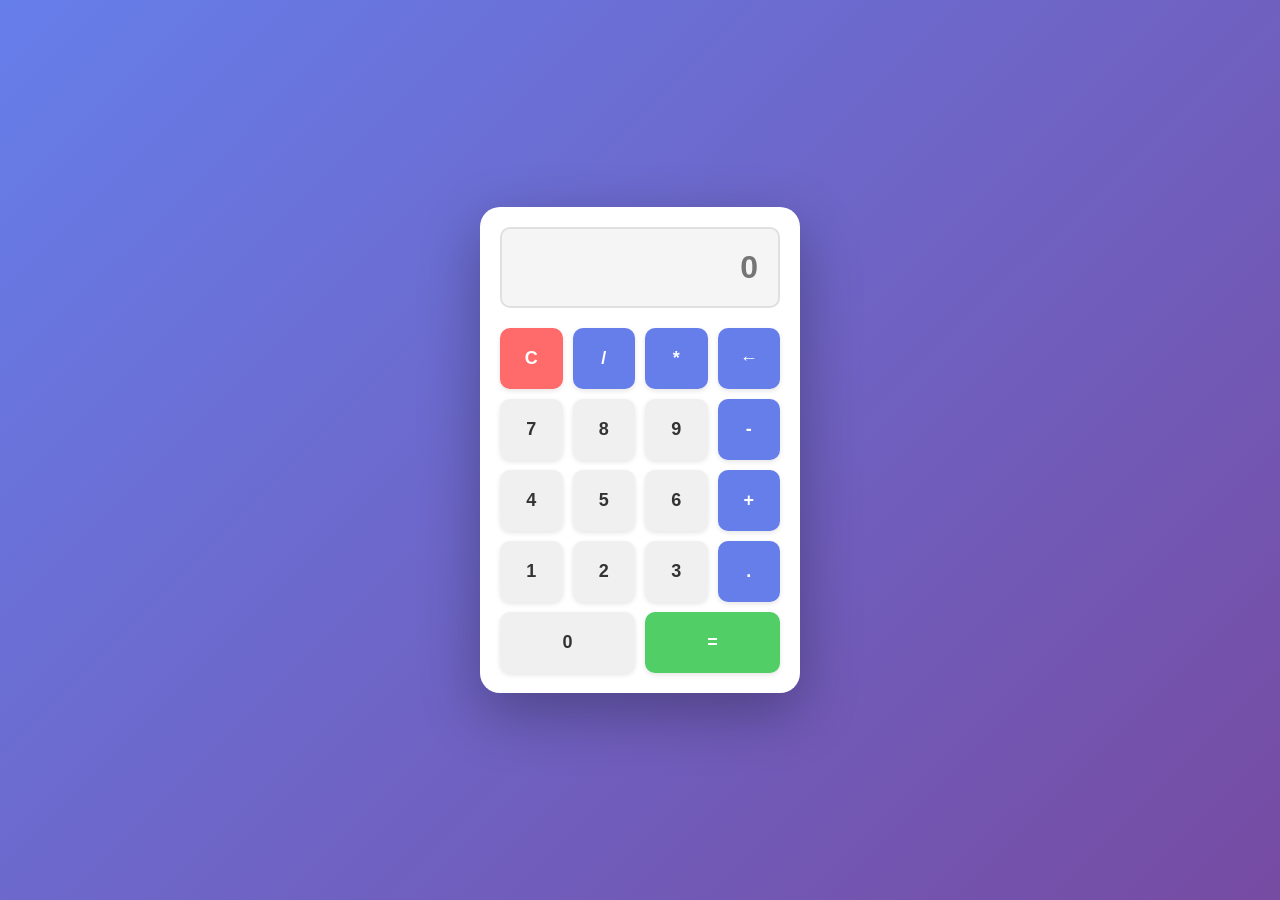
<file: index.html>
<!DOCTYPE html>
<html lang="en">
<head>
    <meta charset="UTF-8">
    <meta name="viewport" content="width=device-width, initial-scale=1.0">
    <title>Simple Calculator</title>
    <link rel="stylesheet" href="style.css">
</head>
<body>
    <div class="calculator">
        <div class="display">
            <input type="text" id="display" placeholder="0" readonly>
        </div>
        <div class="buttons">
            <button class="btn btn-clear" onclick="clearDisplay()">C</button>
            <button class="btn btn-operator" onclick="appendOperator('/')">/</button>
            <button class="btn btn-operator" onclick="appendOperator('*')">*</button>
            <button class="btn btn-operator" onclick="deleteLast()">←</button>

            <button class="btn" onclick="appendNumber('7')">7</button>
            <button class="btn" onclick="appendNumber('8')">8</button>
            <button class="btn" onclick="appendNumber('9')">9</button>
            <button class="btn btn-operator" onclick="appendOperator('-')">-</button>

            <button class="btn" onclick="appendNumber('4')">4</button>
            <button class="btn" onclick="appendNumber('5')">5</button>
            <button class="btn" onclick="appendNumber('6')">6</button>
            <button class="btn btn-operator" onclick="appendOperator('+')">+</button>

            <button class="btn" onclick="appendNumber('1')">1</button>
            <button class="btn" onclick="appendNumber('2')">2</button>
            <button class="btn" onclick="appendNumber('3')">3</button>
            <button class="btn btn-operator" onclick="appendOperator('.')">.  </button>

            <button class="btn btn-zero" onclick="appendNumber('0')">0</button>
            <button class="btn btn-equals" onclick="calculate()">=</button>
        </div>
    </div>

    <script src="script.js"></script>
</body>
</html>
</file>
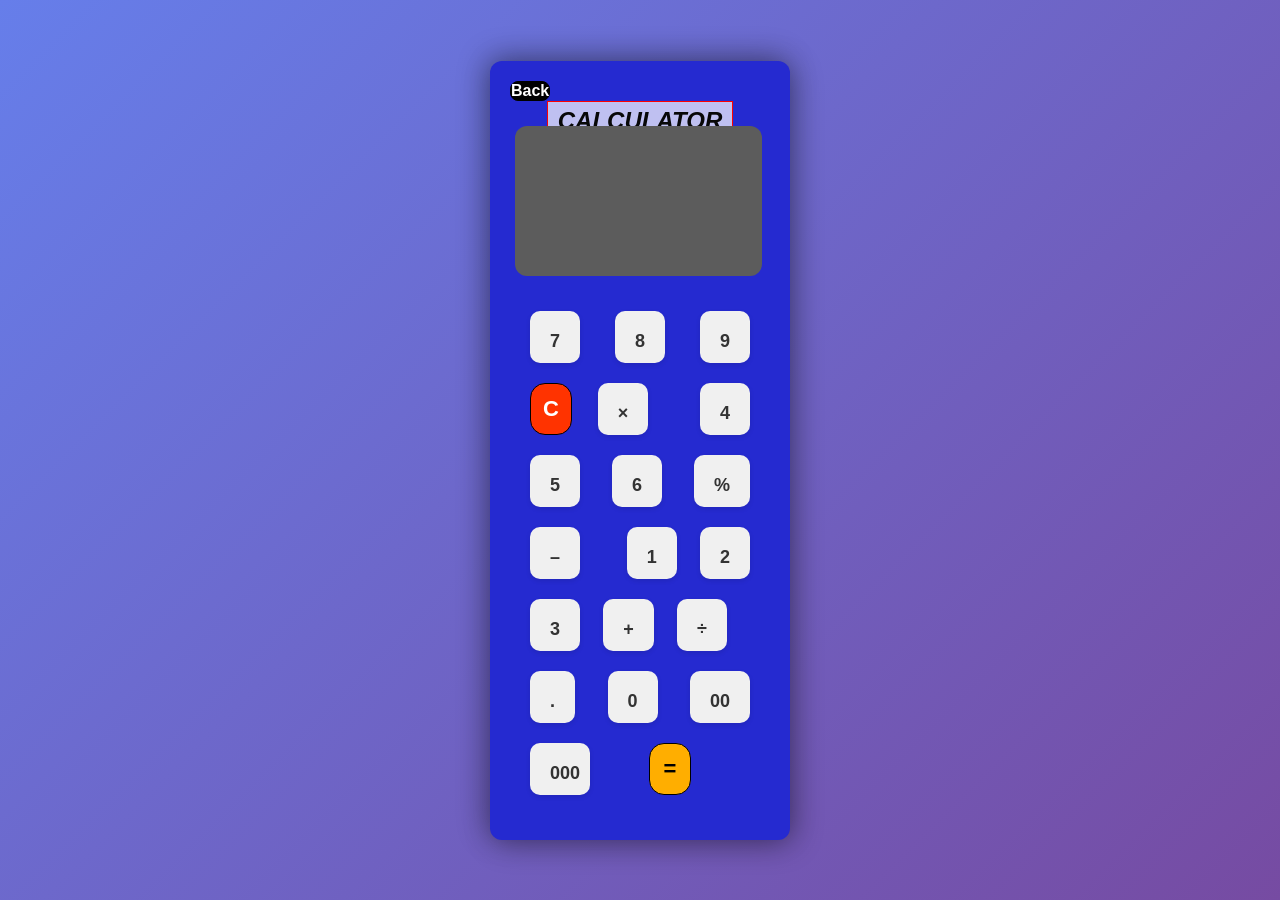
<file: cal.html>
<!DOCTYPE html>
<html lang="en">
<head>
    <meta charset="UTF-8">
    <meta http-equiv="X-UA-Compatible" content="IE=edge">
    <meta name="viewport" content="width=device-width, initial-scale=1.0">
    <title>Calculator Project</title>
    <link rel="stylesheet" href="/style.css">
<style>
* {
  box-sizing: border-box;
}
body {
  min-height: 100vh;
  /* background-color: #0101ef; */
  display: flex;
  justify-content: center;
  align-items: center;
}
.contain {
  display: flex;
  justify-content: space-between;
  align-items: center;
  padding: 0 10px;
}
.calculator {
width: 300px;
/* height: 500px; */
box-shadow: 4px 4px 30px rgba(0, 0, 0, 0.3),
            -4px -4px 30px rgba(0, 0, 0, 0.3);
border-radius: 12px;
/* background:#6dd626; */
background: #252AD0;
overflow: hidden;
}
h1 {
  text-align: center;
  color: #080808;
  text-transform: uppercase;
  border: 1px solid red;
  padding: 5px 10px;
  background: #ffffffb4;
  font-style:oblique;
  font-weight: bolder;
}


form input {
width: 95%;
height: 150px;
border: none;
border-radius: 12px;
font-size: 2rem;
margin: -15px 10px 10px 5px;
color: white;
background: #5c5c5c;
padding-right: 3px;
/* background: #252AD0; */
text-align: right;
pointer-events: none;
}

.buttons {
 display: flex; 
 flex-wrap: wrap;
 justify-content: space-between;
 padding: 20px;
 /* background: #FFFFFF; */
}

button {
  flex: 0 0 19%;
  margin: 5px 0;
  border: 1px solid #000;
  width: 60px;
  height: 52px;
  font-size: 22px;
  font-weight: 600;
  border-radius: 15px;
  cursor: pointer;
}
button:active {
  background: #000;
  color: white;
}

.red_button {
  background: rgb(255, 51, 0);
  color: #fff;
}
.red_button:active {
  background: rgb(187, 255, 0);
  color: #000;
}
.yellow_bgd {
  background: rgb(255, 174, 0);;
}
.yellow_bgd:active {
  background: green;
  color: #fff;
}
</style>
</head>
<body>
   
  
    <section class="calculator">
        <div style="display:inline-block;border:1px solid black;background-color:black;color:white;font-weight:700;font-family:Ubuntu,Arial;border-radius:8px;">
  <a href="index.html" style="text-decoration:none;color:white;vertical-align:top;">Back</a>
  </div>
  
        <div class="contain">
            <div></div>
        <h1>Calculator</h1>
        <div></div>
        </div>
        <form>
            <input type="text" class="cal_screen">
        </form>
        <div class="buttons">
            
            <button type="button" class="btn" data-num="7">7</button>
            <button type="button" class="btn" data-num="8">8</button>
            <button type="button" class="btn" data-num="9">9</button>
            <button type="button" class="clear_btn red_button" data-num="C">C</button>
            <button type="button" class="btn color_btn" data-num="*">×</button>

            <br>

            <button type="button" class="btn" data-num="4">4</button>
            <button type="button" class="btn" data-num="5">5</button>
            <button type="button" class="btn" data-num="6">6</button>
            <button type="button" class="btn" id="get_percent" value="%" onclick="percentage()" data-num="%">%</button>
            <button type="button" class="btn color_btn" data-num="-">–</button>

            <br>

            <button type="button" class="btn"data-num="1">1</button>
            <button type="button" class="btn" data-num="2">2</button>
            <button type="button" class="btn" data-num="3">3</button>
            <button type="button" class="btn color_btn" data-num="+">+</button>
            <button type="button" class="btn color_btn" data-num="/">÷</button>

            <br>

            <button type="button" class="btn" data-num=".">.</button>
            <button type="button" class="btn" data-num="0">0</button>
            <button type="button" class="btn" data-num="00">00</button>
            <button type="button" class="btn" data-num="000">000</button>
            <button type="button" class="equal_btn yellow_bgd" data-num="=">=</button>
            <br>

        </div>
    </section>
    <script>
(function() {
  let calScreen = document.querySelector('.cal_screen');
  let buttons = document.querySelectorAll('.btn');
  let clearBtn = document.querySelector('.clear_btn');
  let equalBtn = document.querySelector('.equal_btn');

  buttons.forEach(function (button) {
    button.addEventListener('click', function(e) {
      let value = e.target.dataset.num;
      calScreen.value += value;
    })
  });

  equalBtn.addEventListener('click', function(e) {
    calScreen.value = calScreen.value.replace(/%/g, "/100*");
    if (calScreen.value === '') {
      calScreen.value = '0';
    } else {
      let answer = eval(calScreen.value);
      calScreen.value = answer;
    }
  })
  clearBtn.addEventListener('click', function(e) {
    calScreen.value = "";
  })
  
})()

function percentage() {
const part = 10;
  const whole = 10;
  const percentage = eval(`$(part)/100*$(whole)`);
}
</script>
</body>
</html>
</file>
<file: style.css>
* {
    margin: 0;
    padding: 0;
    box-sizing: border-box;
}

body {
    display: flex;
    justify-content: center;
    align-items: center;
    min-height: 100vh;
    background: linear-gradient(135deg, #667eea 0%, #764ba2 100%);
    font-family: 'Segoe UI', Tahoma, Geneva, Verdana, sans-serif;
}

.calculator {
    background: white;
    border-radius: 20px;
    box-shadow: 0 20px 60px rgba(0, 0, 0, 0.3);
    padding: 20px;
    width: 320px;
    overflow: hidden;
}

.display {
    margin-bottom: 20px;
}

#display {
    width: 100%;
    padding: 20px;
    font-size: 32px;
    border: 2px solid #e0e0e0;
    border-radius: 10px;
    text-align: right;
    font-weight: bold;
    color: #333;
    background: #f5f5f5;
    transition: all 0.3s ease;
}

#display:focus {
    outline: none;
    border-color: #667eea;
    background: white;
}

.buttons {
    display: grid;
    grid-template-columns: repeat(4, 1fr);
    gap: 10px;
}

.btn {
    padding: 20px;
    font-size: 18px;
    border: none;
    border-radius: 10px;
    background: #f0f0f0;
    color: #333;
    cursor: pointer;
    font-weight: 600;
    transition: all 0.3s ease;
    box-shadow: 0 2px 5px rgba(0, 0, 0, 0.1);
}

.btn:hover {
    background: #e0e0e0;
    transform: translateY(-2px);
    box-shadow: 0 4px 8px rgba(0, 0, 0, 0.15);
}

.btn:active {
    transform: translateY(0);
    box-shadow: 0 2px 5px rgba(0, 0, 0, 0.1);
}

.btn-operator {
    background: #667eea;
    color: white;
}

.btn-operator:hover {
    background: #5568d3;
}

.btn-clear {
    background: #ff6b6b;
    color: white;
}

.btn-clear:hover {
    background: #ee5a52;
}

.btn-equals {
    background: #51cf66;
    color: white;
    grid-column: span 2;
}

.btn-equals:hover {
    background: #40c057;
}

.btn-zero {
    grid-column: span 2;
}
</file>
